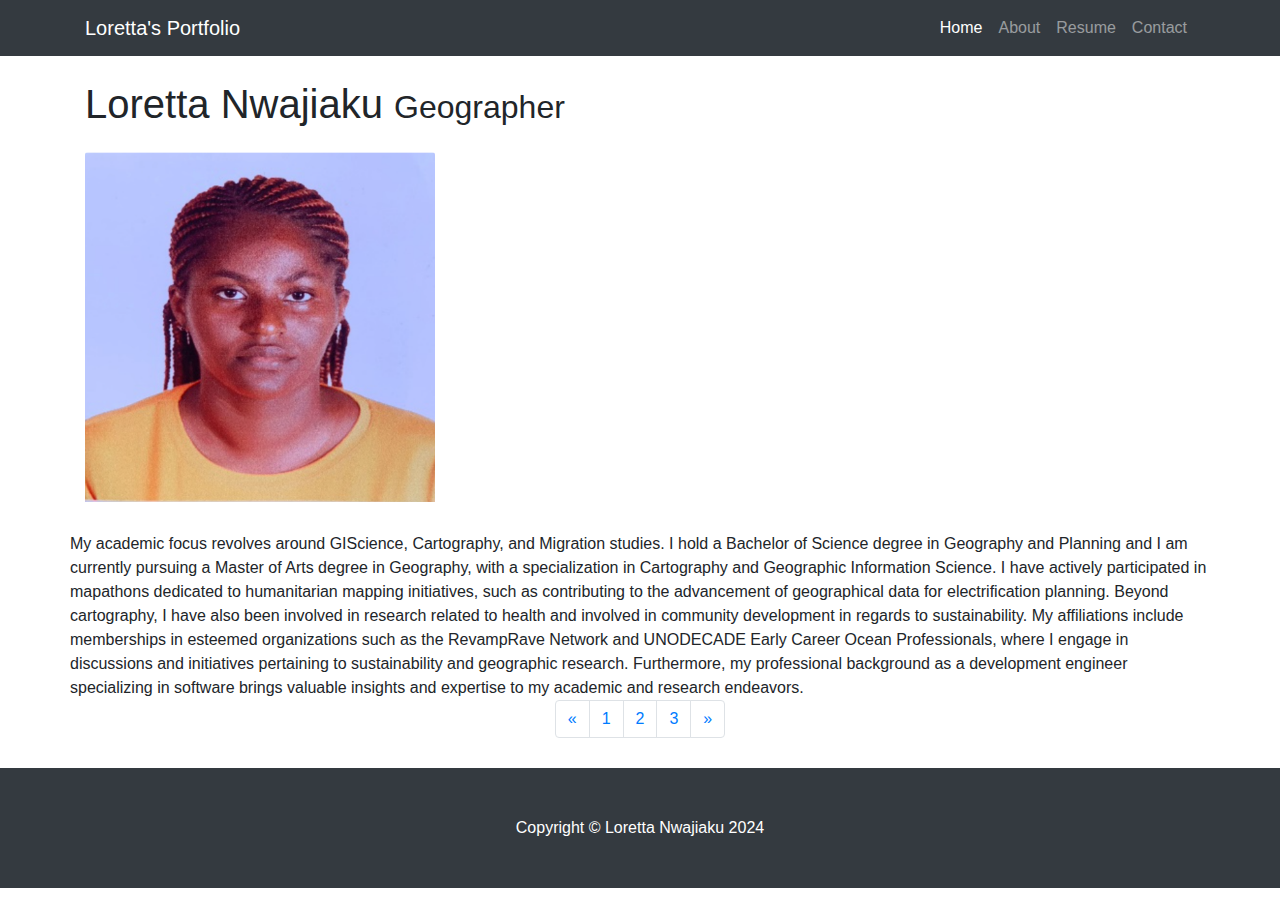
<file: shortbio.html>
<!DOCTYPE html>
<html lang="en">

  <head>

    <meta charset="utf-8">
    <meta name="viewport" content="width=device-width, initial-scale=1, shrink-to-fit=no">
    <meta name="description" content="">
    <meta name="author" content="">

    <title>Loretta Nwajiaku's Geovizualization Portfolio</title>

    <!-- Bootstrap core CSS -->
    <link href="vendor/bootstrap/css/bootstrap.min.css" rel="stylesheet">

    <!-- Custom styles for this template -->
    <link href="css/3-col-portfolio.css" rel="stylesheet">

  </head>

  <body>

    <!-- Navigation -->
    <nav class="navbar navbar-expand-lg navbar-dark bg-dark fixed-top">
      <div class="container">
        <a class="navbar-brand" href="#">Loretta's Portfolio</a>
        <button class="navbar-toggler" type="button" data-toggle="collapse" data-target="#navbarResponsive" aria-controls="navbarResponsive" aria-expanded="false" aria-label="Toggle navigation">
          <span class="navbar-toggler-icon"></span>
        </button>
        <div class="collapse navbar-collapse" id="navbarResponsive">
          <ul class="navbar-nav ml-auto">
            <li class="nav-item active">
              <a class="nav-link" href="index.html">Home
                <span class="sr-only">(current)</span>
              </a>
            </li>
            <li class="nav-item">
              <a class="nav-link" href="shortbio.html">About</a>
            </li>
            <li class="nav-item">
              <a class="nav-link" href="Files/loretta_CV.pdf"#">Resume</a>
            </li>
            <li class="nav-item">
              <a class="nav-link" href="mailto:lorettanwajiaku@gmail.com">Contact</a>
            </li>
          </ul>
        </div>
      </div>
    </nav>

    <!-- Page Content -->
    <div class="container">

      <!-- Page Heading -->
      <h1 class="my-4">Loretta Nwajiaku
        <small>Geographer</small>
      </h1>

      <div class="row">
         <div class="col-lg-4 col-sm-6 portfolio-item">
         <img class="card-img-top" src="images/Loretta.png" alt="">
         </div>
         <p class="card-text">My academic focus revolves around GIScience, Cartography, and Migration studies. I hold a Bachelor of Science degree in Geography and Planning and I am currently pursuing a Master of Arts degree in Geography, with a specialization in Cartography and Geographic Information Science.

      I have actively participated in mapathons dedicated to humanitarian mapping initiatives, such as contributing to the advancement of geographical data for electrification planning. Beyond cartography, I have also been involved in research related to health and involved in community development in regards to sustainability.
      My affiliations include memberships in esteemed organizations such as the RevampRave Network and UNODECADE Early Career Ocean Professionals, where I engage in discussions and initiatives pertaining to sustainability and geographic research.
     Furthermore, my professional background as a development engineer specializing in software brings valuable insights and expertise to my academic and research endeavors. 
         </p>
      </div>
        

      <!-- Pagination -->
      <ul class="pagination justify-content-center">
        <li class="page-item">
          <a class="page-link" href="#" aria-label="Previous">
            <span aria-hidden="true">&laquo;</span>
            <span class="sr-only">Previous</span>
          </a>
        </li>
        <li class="page-item">
          <a class="page-link" href="#">1</a>
        </li>
        <li class="page-item">
          <a class="page-link" href="#">2</a>
        </li>
        <li class="page-item">
          <a class="page-link" href="#">3</a>
        </li>
        <li class="page-item">
          <a class="page-link" href="#" aria-label="Next">
            <span aria-hidden="true">&raquo;</span>
            <span class="sr-only">Next</span>
          </a>
        </li>
      </ul>

    </div>
    <!-- /.container -->

    <!-- Footer -->
    <footer class="py-5 bg-dark">
      <div class="container">
        <p class="m-0 text-center text-white">Copyright &copy; Loretta Nwajiaku 2024</p>
      </div>
      <!-- /.container -->
    </footer>

    <!-- Bootstrap core JavaScript -->
    <script src="vendor/jquery/jquery.min.js"></script>
    <script src="vendor/bootstrap/js/bootstrap.bundle.min.js"></script>

  </body>

</html>
</file>
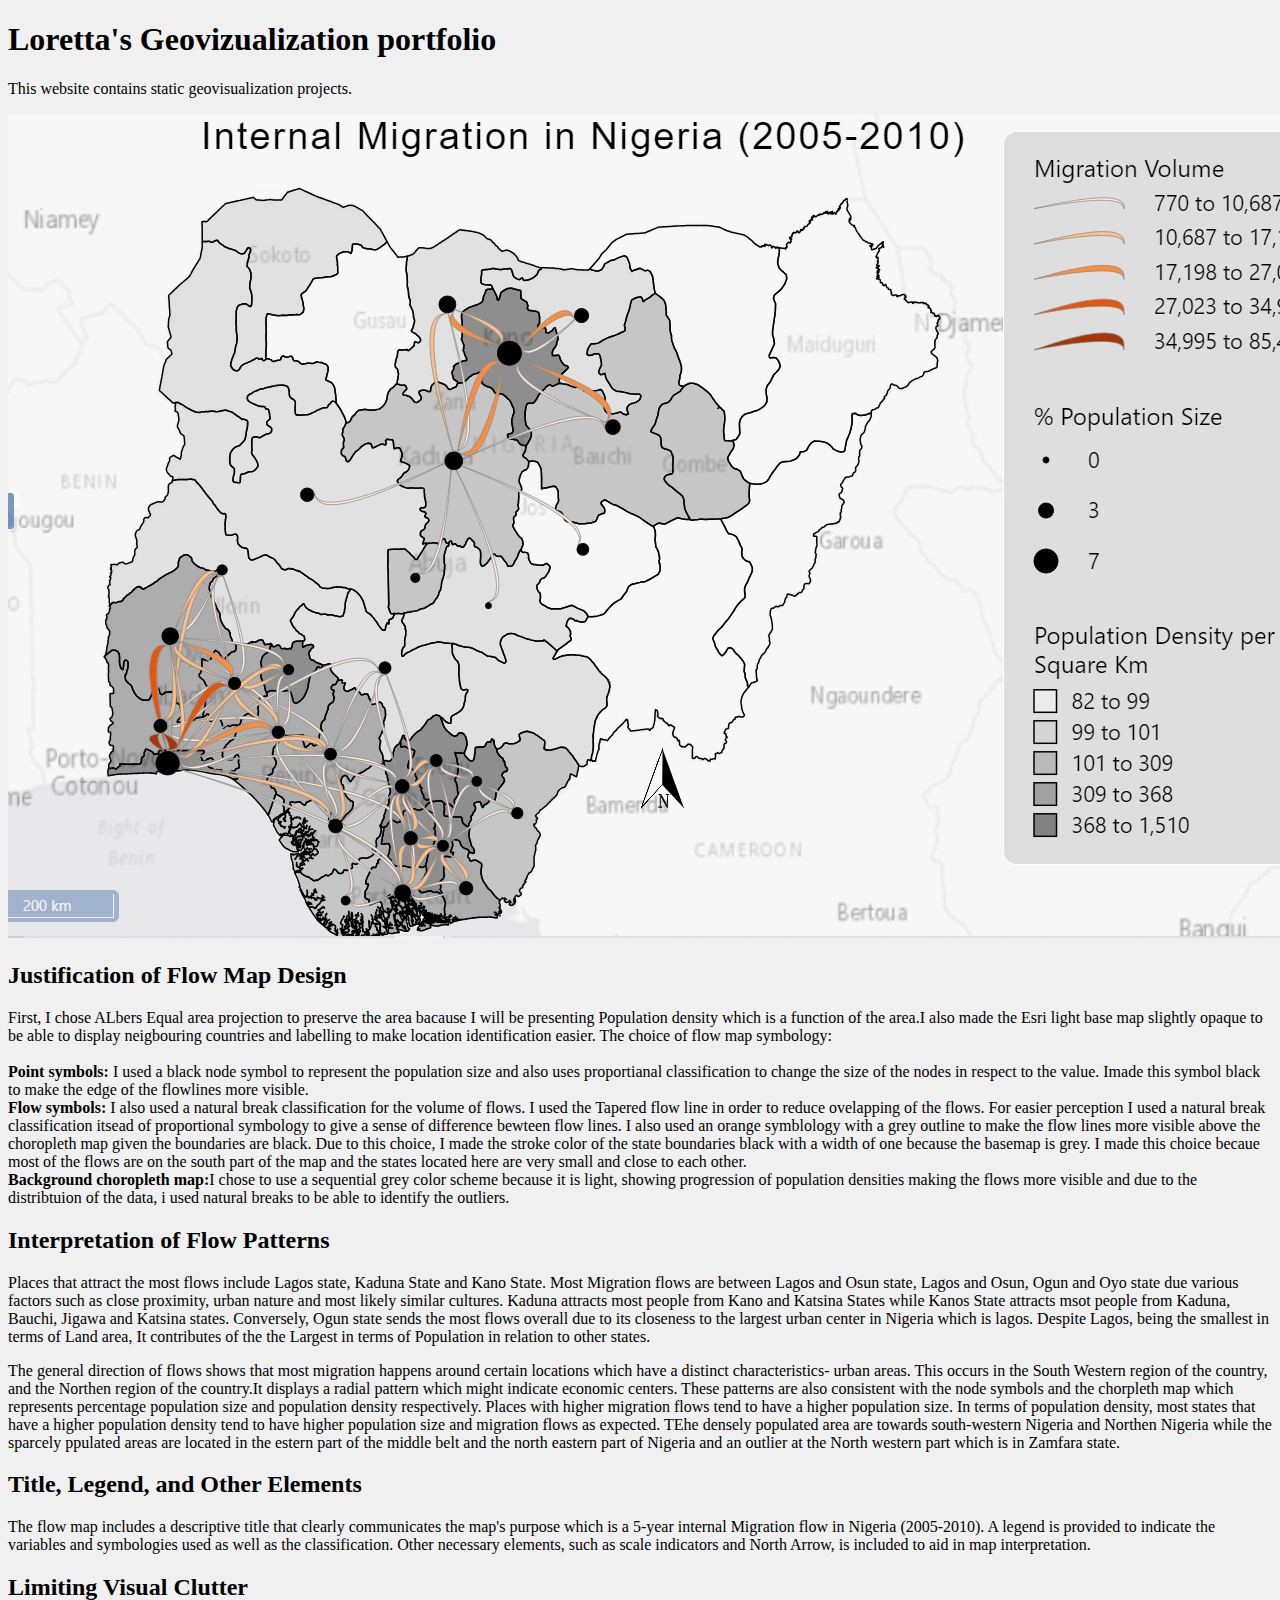
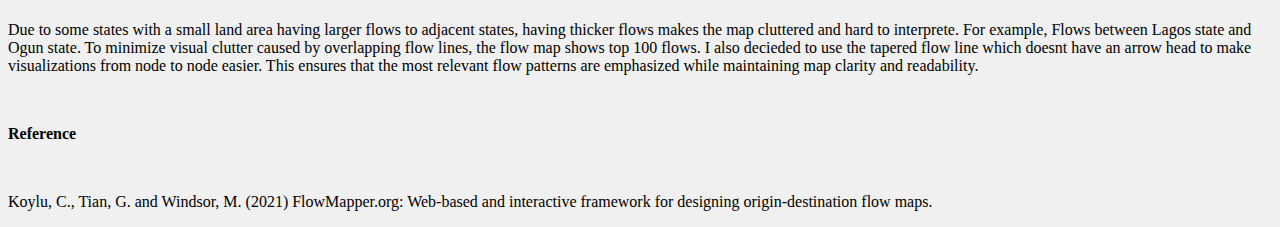
<file: first_excercise/FlowMap.html>
<!DOCTYPE html>
<html>
<head>
    <title>Geovisualization portfolio</title>
    <link rel="stylesheet" href="stylesheet.css">
</head>
<body>
    <h1>Loretta's Geovizualization portfolio</h1>
    <p>This website contains static geovisualization projects.</p>
    <img src="assets/Nigeria.png" alt="Internal Migration flows in Nigeria">
     <h2>Justification of Flow Map Design</h2>
     <p>First, I chose  ALbers Equal area projection to preserve the area bacause I will be presenting Population density which is a function of the area.I also made the Esri light base map slightly opaque to be able to display neigbouring countries and labelling to make location identification easier. 
      The choice of flow map symbology:<br>
      <br><b>Point symbols: </b>I used a black node symbol to represent the population size and also uses proportianal classification to change the size of the nodes in respect to the value. Imade this symbol black to make the edge of the flowlines more visible.
      <br><b>Flow symbols:</b> I also used a natural break classification for the volume of flows. I used the Tapered flow line in order to reduce ovelapping of the flows. For easier perception I used a natural break classification itsead of proportional symbology to give a sense of difference bewteen 
      flow lines. I also used an orange symblology with a grey outline to make the flow lines more visible above the choropleth map given the boundaries are black. Due to this choice, I made the stroke color of the state boundaries black with a width of one because the basemap is grey. I made this choice becaue most of the flows are on the south part of the map and the states located here are very small and close to each other.
      <br><b>Background choropleth map:</b>I chose to use a sequential grey color scheme because it is light, showing progression of population densities making the flows more visible and due to the distribtuion of the data, i used natural breaks to be able to identify the outliers.</p>

     <h2>Interpretation of Flow Patterns</h2>
     <p>Places that attract the most flows include Lagos state, Kaduna State and Kano State. Most Migration flows are between Lagos and Osun state, Lagos and Osun, Ogun and Oyo state due various factors such as close proximity, urban nature and most likely similar cultures. Kaduna attracts most people from Kano and Katsina States while Kanos State
        attracts msot people from Kaduna, Bauchi, Jigawa and Katsina states. Conversely, Ogun state sends the most flows overall due to its closeness to the largest urban center in Nigeria which is lagos. Despite Lagos, being the smallest in terms of Land area, It contributes of the the Largest in terms of Population in relation to other states.
         </p>
     <p>The general direction of flows shows that most migration happens around certain locations which have a distinct characteristics- urban areas. This occurs in the South Western 
        region of the country, and the Northen region of the country.It displays a radial pattern which might indicate economic centers. These patterns are also
      consistent with the node symbols and the chorpleth map which represents percentage population size and population density respectively. Places with higher migration flows tend to have a higher population size. In terms of population density,
    most states that have a higher population density tend to have higher population size and migration flows as expected. TEhe densely populated area are towards south-western Nigeria and Northen Nigeria while the sparcely ppulated areas are located in the estern part of the middle belt and the north eastern part of Nigeria and an outlier at the North western part which is in Zamfara state. </p>
     <h2>Title, Legend, and Other Elements</h2>
     <p>The flow map includes a descriptive title that clearly communicates the map's purpose which is a 5-year internal Migration flow in Nigeria (2005-2010). A legend is provided to indicate the variables and symbologies used as well as the classification. Other necessary elements, such as scale indicators and North Arrow, is included to aid in map interpretation.</p>
 
     <h2>Limiting Visual Clutter</h2>
     <p>Due to some states with a small land area having larger flows to adjacent states, having thicker flows makes the map cluttered and hard to interprete. 
        For example, Flows between Lagos state and Ogun state. To minimize visual clutter caused by overlapping flow lines, the flow map shows top 100 flows. I also decieded to use the tapered flow line which doesnt have an arrow head to make visualizations from node to node easier. This ensures that the most relevant flow patterns are emphasized while maintaining map clarity and readability.</p>
      <br><p><b>Reference</b></p></br>
      <p> Koylu, C., Tian, G. and Windsor, M. (2021) FlowMapper.org: Web-based and interactive framework for designing origin-destination flow maps.</p>
 
</body>
</html>
</file>
<file: first_excercise/stylesheet.css>
body {
    background-color: #f0f0f0; /* Light grey color */
}
</file>
<file: css/3-col-portfolio.css>
/*!
 * Start Bootstrap - 3 Col Portfolio (https://startbootstrap.com/template-overviews/3-col-portfolio)
 * Copyright 2013-2018 Start Bootstrap
 * Licensed under MIT (https://github.com/BlackrockDigital/startbootstrap-3-col-portfolio/blob/master/LICENSE)
 */

body {
  padding-top: 54px;
}

@media (min-width: 992px) {
  body {
    padding-top: 56px;
  }
}

.portfolio-item {
  margin-bottom: 30px;
}

.pagination {
  margin-bottom: 30px;
}
</file>
